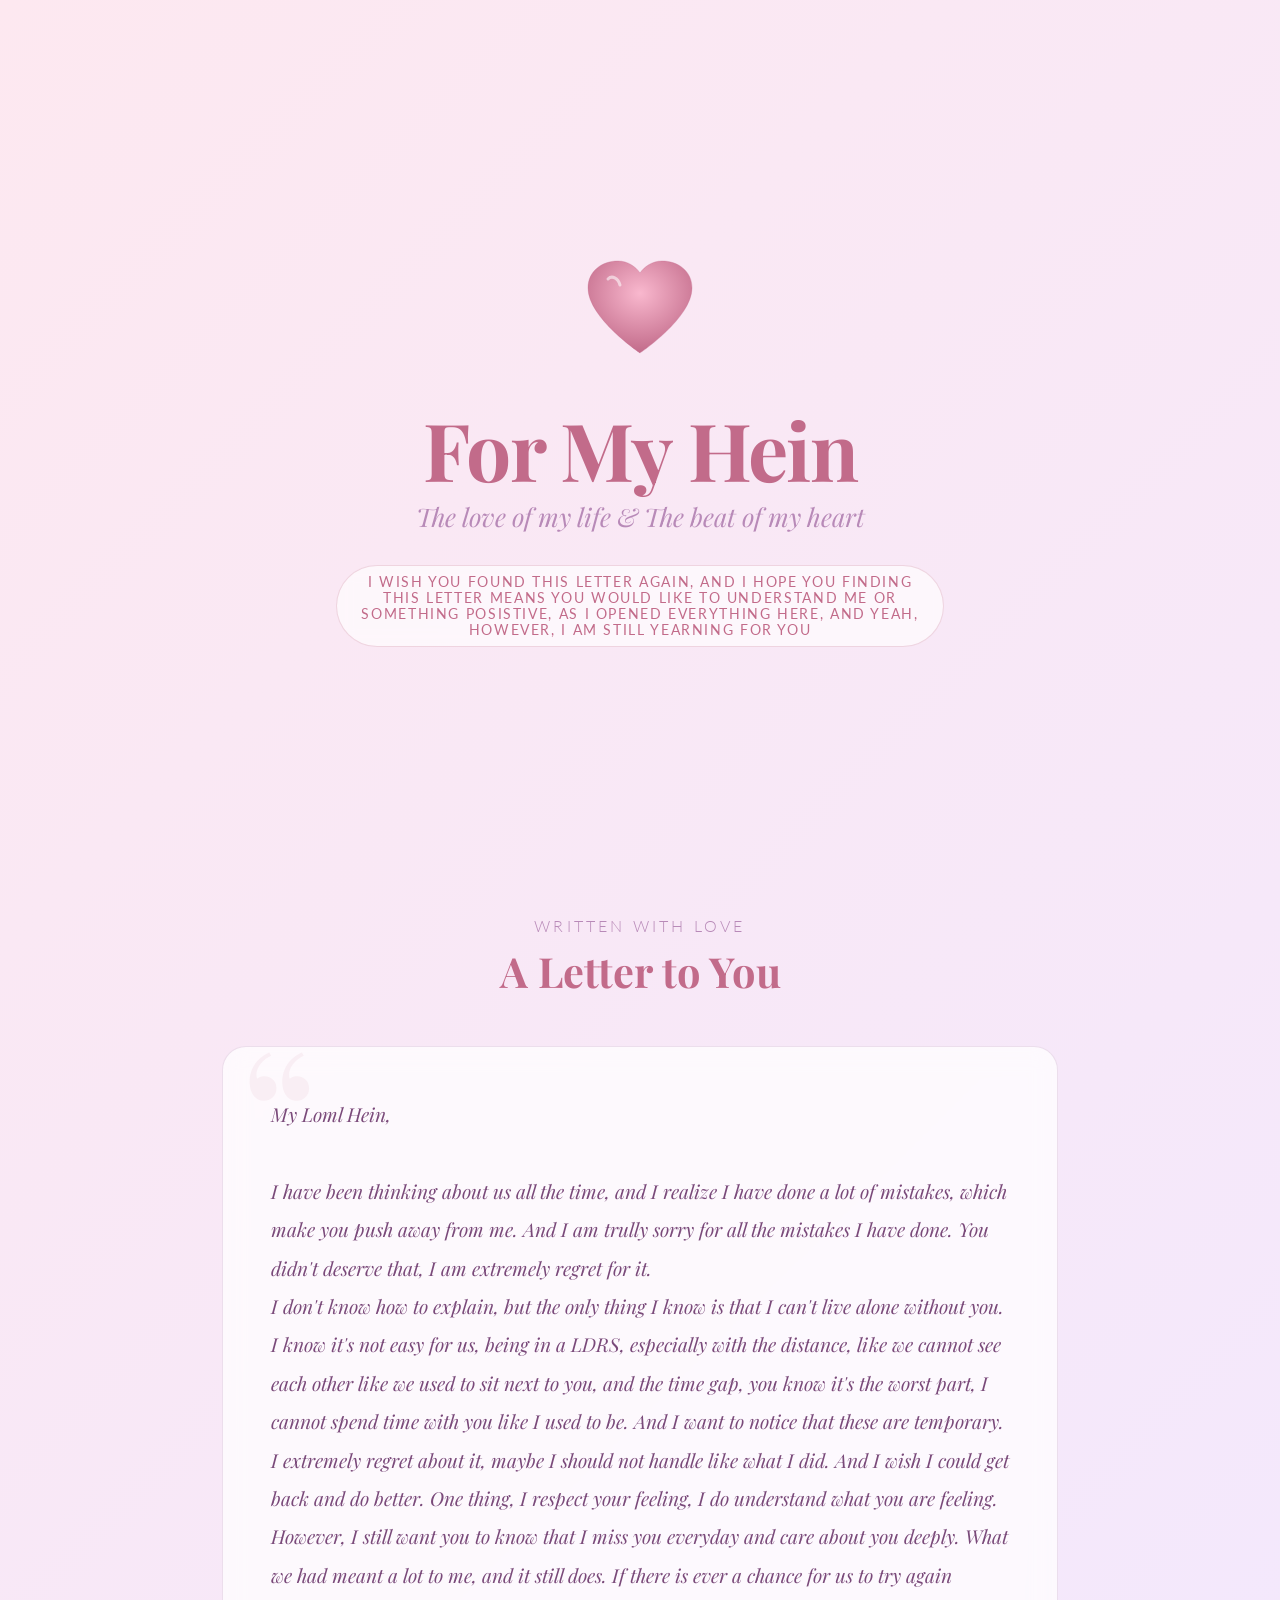
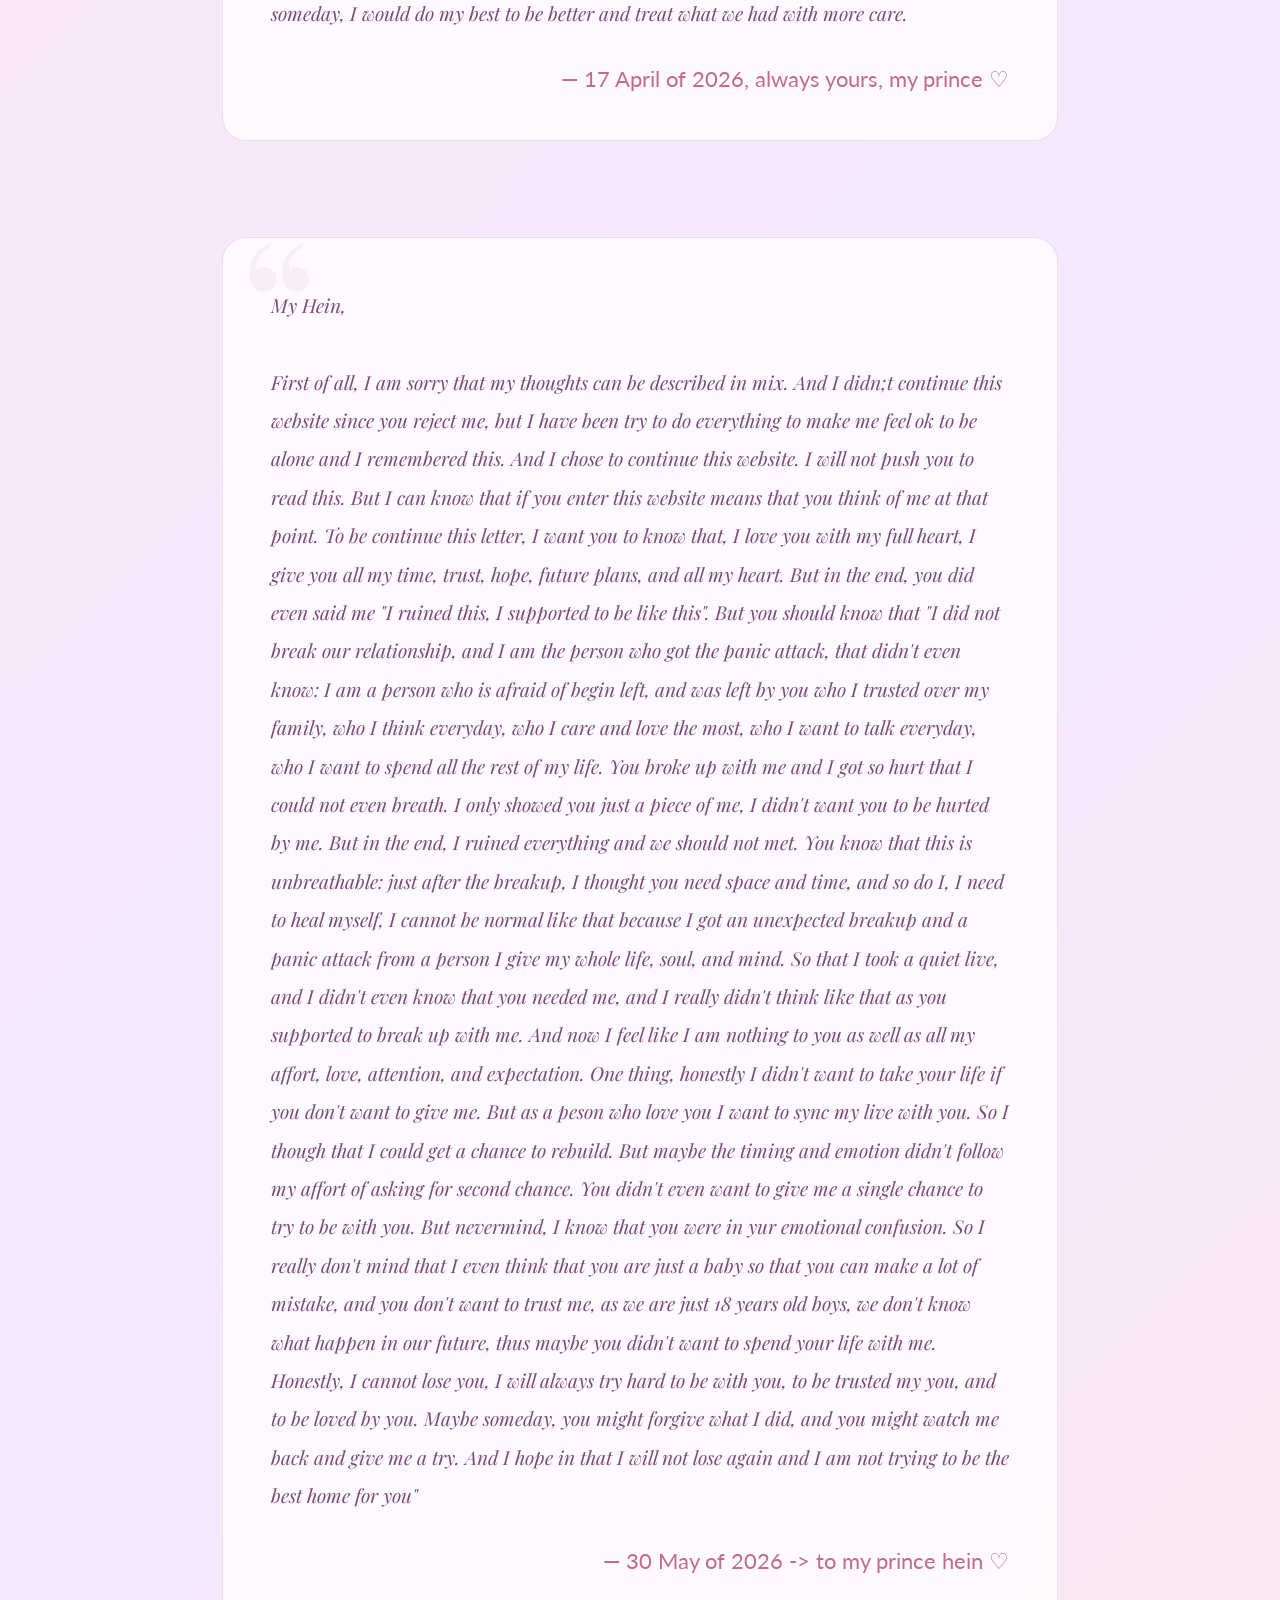
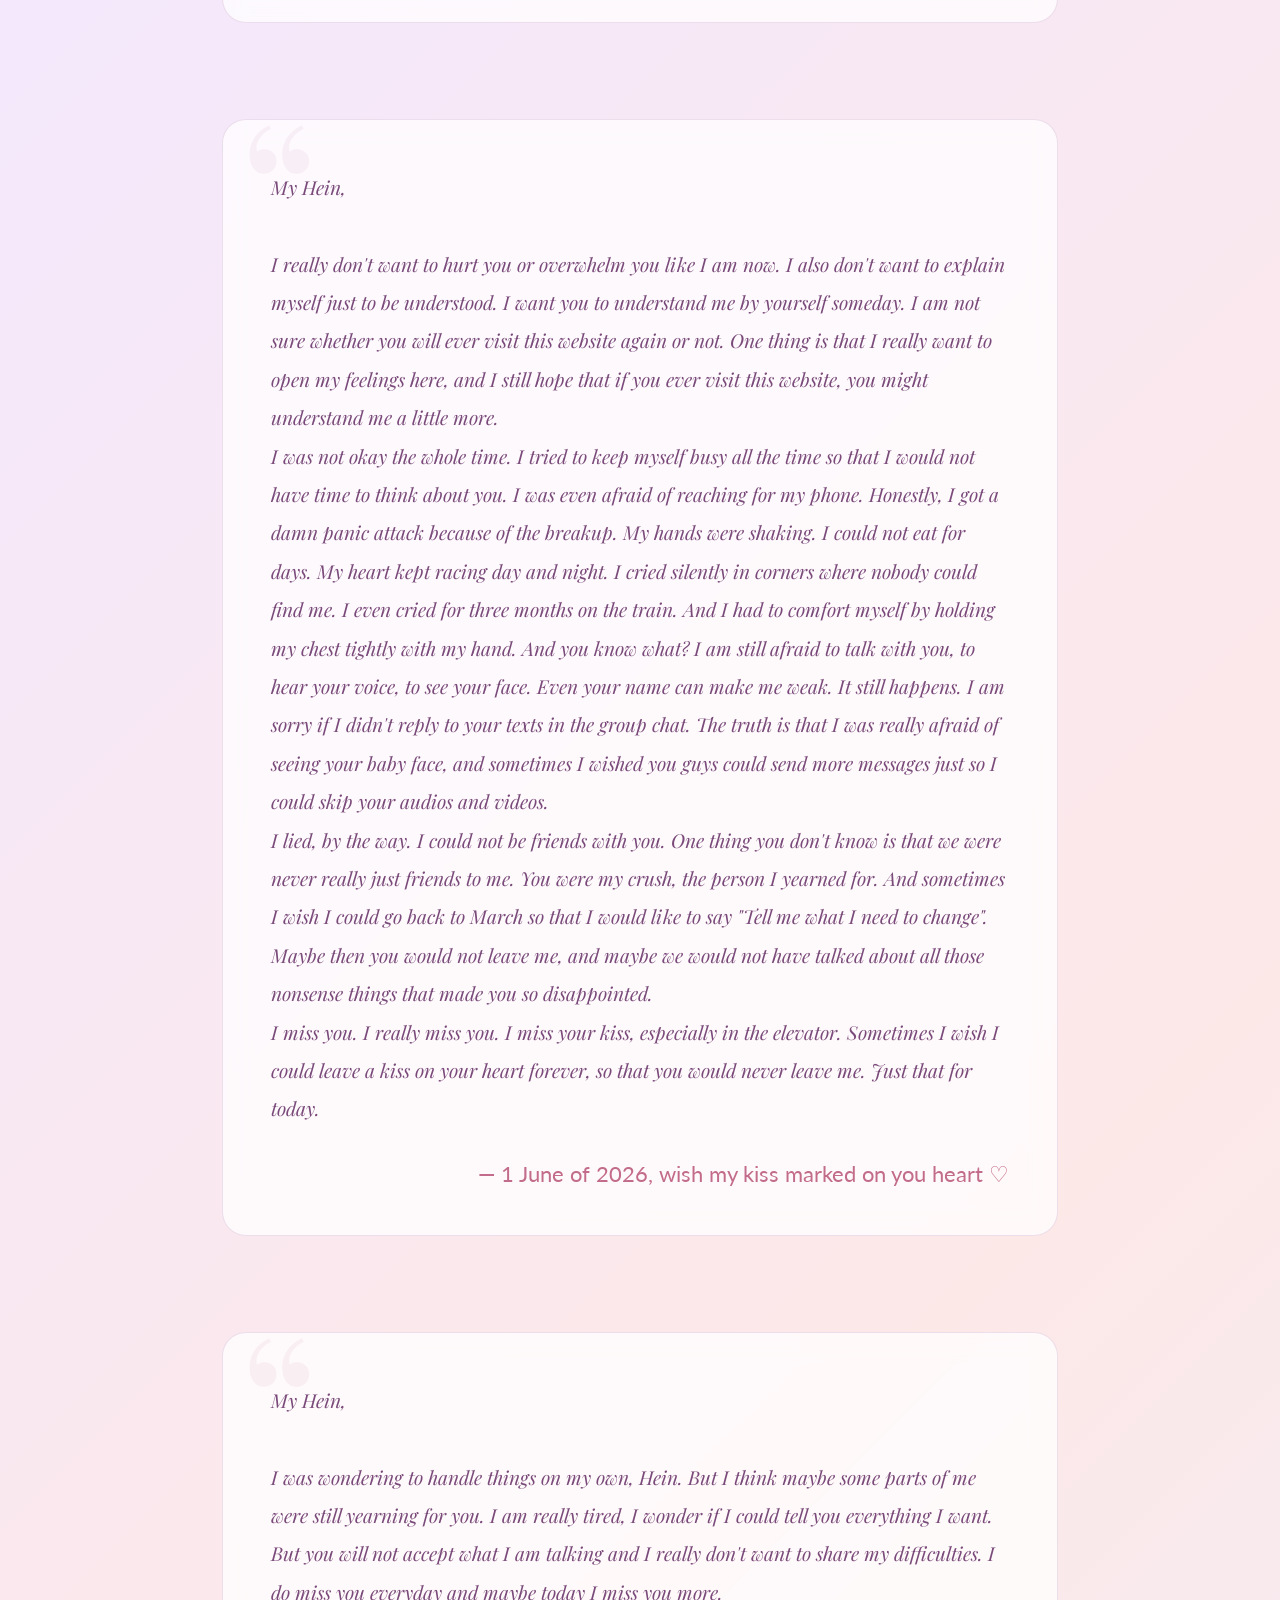
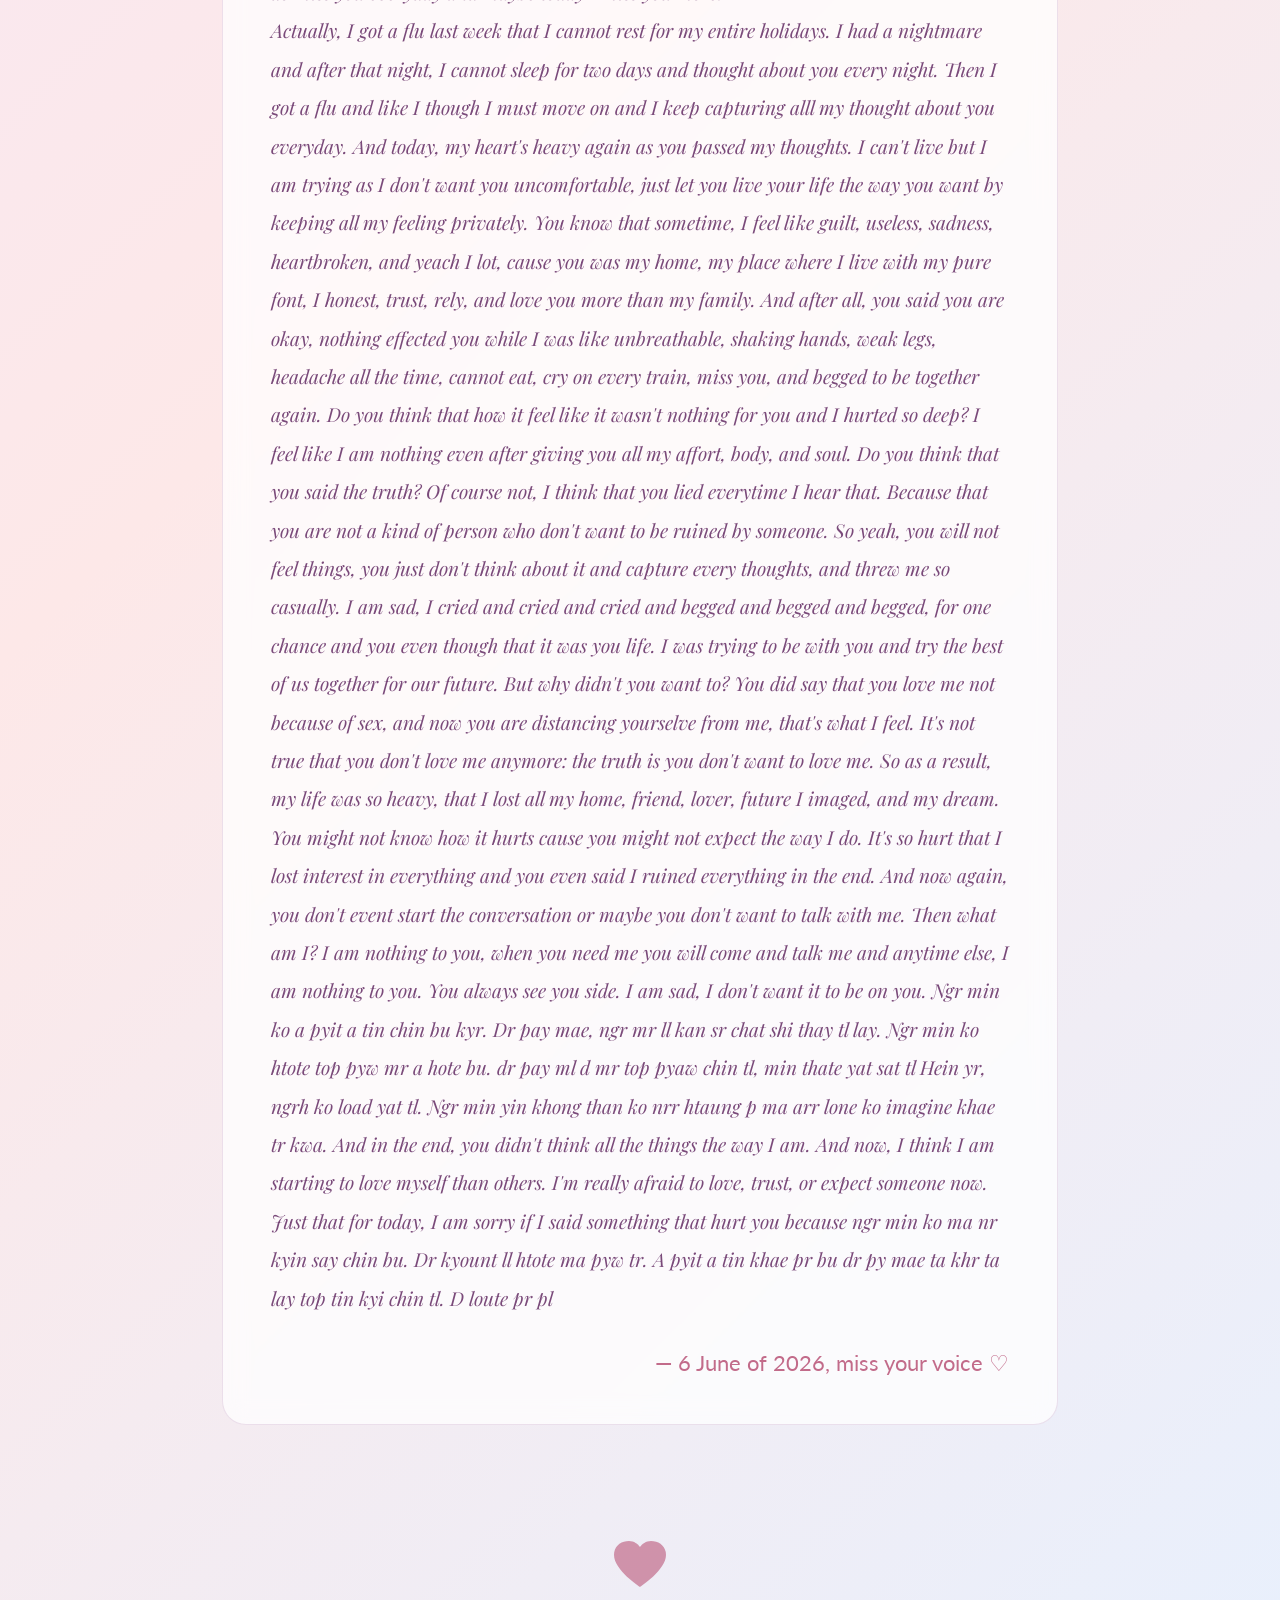
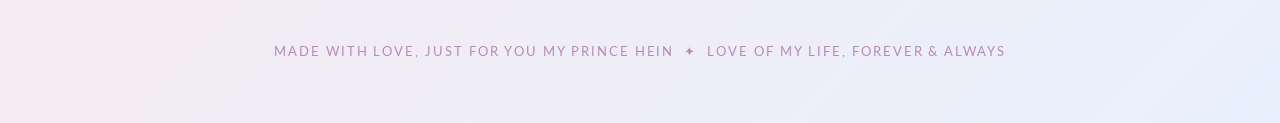
<file: index.html>
<!doctype html>
<html lang="en">
  <head>
    <meta charset="UTF-8" />
    <meta name="viewport" content="width=device-width, initial-scale=1.0" />
    <title>For My Loml</title>
    <link
      href="https://fonts.googleapis.com/css2?family=Playfair+Display:ital,wght@0,400;0,700;1,400&family=Lato:wght@300;400&display=swap"
      rel="stylesheet"
    />
    <link rel="stylesheet" href="style.css" />
  </head>
  <body>
    <!-- Floating hearts -->
    <div class="hearts-bg" id="heartsBg"></div>

    <div class="page">
      <!-- HERO -->
      <div class="hero">
        <div class="hero-heart">
          <svg viewBox="0 0 120 110" xmlns="http://www.w3.org/2000/svg">
            <defs>
              <radialGradient id="hg" cx="50%" cy="35%" r="65%">
                <stop offset="0%" stop-color="#f9b8ce" />
                <stop offset="100%" stop-color="#c26b8a" />
              </radialGradient>
            </defs>
            <path
              d="M60 100 C60 100 8 65 8 35 C8 18 22 8 38 8 C48 8 56 14 60 20 C64 14 72 8 82 8 C98 8 112 18 112 35 C112 65 60 100 60 100Z"
              fill="url(#hg)"
              stroke="rgba(194,107,138,0.3)"
              stroke-width="1"
            />
            <path
              d="M40 32 C38 25 32 22 28 26"
              stroke="rgba(255,255,255,0.55)"
              stroke-width="3"
              stroke-linecap="round"
              fill="none"
            />
          </svg>
        </div>
        <h1>For My Hein</h1>
        <h2>The love of my life &amp; The beat of my heart</h2>
        <div class="date-badge">
          I wish you found this letter again, and I hope you finding this letter
          means you would like to understand me or something posistive, as I
          opened everything here, and yeah, however, I am still yearning for you
        </div>
      </div>

      <div class="section" style="padding-top: 1rem">
        <h2 class="section-title">
          <span>written with love</span>
          A Letter to You
        </h2>
        <div class="love-letter">
          <p>
            My Loml Hein,<br /><br />
            I have been thinking about us all the time, and I realize I have
            done a lot of mistakes, which make you push away from me. And I am
            trully sorry for all the mistakes I have done. You didn't deserve
            that, I am extremely regret for it.
            <br />
            I don't know how to explain, but the only thing I know is that I
            can't live alone without you. I know it's not easy for us, being in
            a LDRS, especially with the distance, like we cannot see each other
            like we used to sit next to you, and the time gap, you know it's the
            worst part, I cannot spend time with you like I used to be. And I
            want to notice that these are temporary.
            <br />
            I extremely regret about it, maybe I should not handle like what I
            did. And I wish I could get back and do better. One thing, I respect
            your feeling, I do understand what you are feeling. However, I still
            want you to know that I miss you everyday and care about you deeply.
            What we had meant a lot to me, and it still does. If there is ever a
            chance for us to try again someday, I would do my best to be better
            and treat what we had with more care.
          </p>
          <div class="signature">
            — 17 April of 2026, always yours, my prince ♡
          </div>
        </div>
      </div>

      <div class="section" style="padding-top: 1rem">
        <div class="love-letter">
          <p>
            My Hein,<br /><br />
            First of all, I am sorry that my thoughts can be described in mix.
            And I didn;t continue this website since you reject me, but I have
            been try to do everything to make me feel ok to be alone and I
            remembered this. And I chose to continue this website. I will not
            push you to read this. But I can know that if you enter this website
            means that you think of me at that point. To be continue this
            letter, I want you to know that, I love you with my full heart, I
            give you all my time, trust, hope, future plans, and all my heart.
            But in the end, you did even said me "I ruined this, I supported to
            be like this". But you should know that "I did not break our
            relationship, and I am the person who got the panic attack, that
            didn't even know: I am a person who is afraid of begin left, and was
            left by you who I trusted over my family, who I think everyday, who
            I care and love the most, who I want to talk everyday, who I want to
            spend all the rest of my life. You broke up with me and I got so
            hurt that I could not even breath. I only showed you just a piece of
            me, I didn't want you to be hurted by me. But in the end, I ruined
            everything and we should not met. You know that this is
            unbreathable: just after the breakup, I thought you need space and
            time, and so do I, I need to heal myself, I cannot be normal like
            that because I got an unexpected breakup and a panic attack from a
            person I give my whole life, soul, and mind. So that I took a quiet
            live, and I didn't even know that you needed me, and I really didn't
            think like that as you supported to break up with me. And now I feel
            like I am nothing to you as well as all my affort, love, attention,
            and expectation. One thing, honestly I didn't want to take your life
            if you don't want to give me. But as a peson who love you I want to
            sync my live with you. So I though that I could get a chance to
            rebuild. But maybe the timing and emotion didn't follow my affort of
            asking for second chance. You didn't even want to give me a single
            chance to try to be with you. But nevermind, I know that you were in
            yur emotional confusion. So I really don't mind that I even think
            that you are just a baby so that you can make a lot of mistake, and
            you don't want to trust me, as we are just 18 years old boys, we
            don't know what happen in our future, thus maybe you didn't want to
            spend your life with me. Honestly, I cannot lose you, I will always
            try hard to be with you, to be trusted my you, and to be loved by
            you. Maybe someday, you might forgive what I did, and you might
            watch me back and give me a try. And I hope in that I will not lose
            again and I am not trying to be the best home for you"
          </p>
          <div class="signature">— 30 May of 2026 -> to my prince hein ♡</div>
        </div>
      </div>

      <div class="section" style="padding-top: 1rem">
        <div class="love-letter">
          <p>
            My Hein,<br /><br />

            I really don't want to hurt you or overwhelm you like I am now. I
            also don't want to explain myself just to be understood. I want you
            to understand me by yourself someday. I am not sure whether you will
            ever visit this website again or not. One thing is that I really
            want to open my feelings here, and I still hope that if you ever
            visit this website, you might understand me a little more.

            <br />

            I was not okay the whole time. I tried to keep myself busy all the
            time so that I would not have time to think about you. I was even
            afraid of reaching for my phone. Honestly, I got a damn panic attack
            because of the breakup. My hands were shaking. I could not eat for
            days. My heart kept racing day and night. I cried silently in
            corners where nobody could find me. I even cried for three months on
            the train. And I had to comfort myself by holding my chest tightly
            with my hand. And you know what? I am still afraid to talk with you,
            to hear your voice, to see your face. Even your name can make me
            weak. It still happens. I am sorry if I didn't reply to your texts
            in the group chat. The truth is that I was really afraid of seeing
            your baby face, and sometimes I wished you guys could send more
            messages just so I could skip your audios and videos.

            <br />

            I lied, by the way. I could not be friends with you. One thing you
            don't know is that we were never really just friends to me. You were
            my crush, the person I yearned for. And sometimes I wish I could go
            back to March so that I would like to say "Tell me what I need to
            change". Maybe then you would not leave me, and maybe we would not
            have talked about all those nonsense things that made you so
            disappointed.

            <br />

            I miss you. I really miss you. I miss your kiss, especially in the
            elevator. Sometimes I wish I could leave a kiss on your heart
            forever, so that you would never leave me. Just that for today.
          </p>
          <div class="signature">
            — 1 June of 2026, wish my kiss marked on you heart ♡
          </div>
        </div>
      </div>

      <div class="section" style="padding-top: 1rem">
        <div class="love-letter">
          <p>
            My Hein,<br /><br />

            I was wondering to handle things on my own, Hein. But I think maybe
            some parts of me were still yearning for you. I am really tired, I
            wonder if I could tell you everything I want. But you will not
            accept what I am talking and I really don't want to share my
            difficulties. I do miss you everyday and maybe today I miss you
            more.
            <br />
            Actually, I got a flu last week that I cannot rest for my entire
            holidays. I had a nightmare and after that night, I cannot sleep for
            two days and thought about you every night. Then I got a flu and
            like I though I must move on and I keep capturing alll my thought
            about you everyday. And today, my heart's heavy again as you passed
            my thoughts. I can't live but I am trying as I don't want you
            uncomfortable, just let you live your life the way you want by
            keeping all my feeling privately. You know that sometime, I feel
            like guilt, useless, sadness, heartbroken, and yeach I lot, cause
            you was my home, my place where I live with my pure font, I honest,
            trust, rely, and love you more than my family. And after all, you
            said you are okay, nothing effected you while I was like
            unbreathable, shaking hands, weak legs, headache all the time,
            cannot eat, cry on every train, miss you, and begged to be together
            again. Do you think that how it feel like it wasn't nothing for you
            and I hurted so deep? I feel like I am nothing even after giving you
            all my affort, body, and soul. Do you think that you said the truth?
            Of course not, I think that you lied everytime I hear that. Because
            that you are not a kind of person who don't want to be ruined by
            someone. So yeah, you will not feel things, you just don't think
            about it and capture every thoughts, and threw me so casually. I am
            sad, I cried and cried and cried and begged and begged and begged,
            for one chance and you even though that it was you life. I was
            trying to be with you and try the best of us together for our
            future. But why didn't you want to? You did say that you love me not
            because of sex, and now you are distancing yourselve from me, that's
            what I feel. It's not true that you don't love me anymore: the truth
            is you don't want to love me. So as a result, my life was so heavy,
            that I lost all my home, friend, lover, future I imaged, and my
            dream. You might not know how it hurts cause you might not expect
            the way I do. It's so hurt that I lost interest in everything and
            you even said I ruined everything in the end. And now again, you
            don't event start the conversation or maybe you don't want to talk
            with me. Then what am I? I am nothing to you, when you need me you
            will come and talk me and anytime else, I am nothing to you. You
            always see you side. I am sad, I don't want it to be on you. Ngr min
            ko a pyit a tin chin bu kyr. Dr pay mae, ngr mr ll kan sr chat shi
            thay tl lay. Ngr min ko htote top pyw mr a hote bu. dr pay ml d mr
            top pyaw chin tl, min thate yat sat tl Hein yr, ngrh ko load yat tl.
            Ngr min yin khong than ko nrr htaung p ma arr lone ko imagine khae
            tr kwa. And in the end, you didn't think all the things the way I
            am. And now, I think I am starting to love myself than others. I'm
            really afraid to love, trust, or expect someone now. Just that for
            today, I am sorry if I said something that hurt you because ngr min
            ko ma nr kyin say chin bu. Dr kyount ll htote ma pyw tr. A pyit a
            tin khae pr bu dr py mae ta khr ta lay top tin kyi chin tl. D loute
            pr pl
          </p>
          <div class="signature">— 6 June of 2026, miss your voice ♡</div>
        </div>
      </div>

      <div style="text-align: center; padding: 2rem 0 0">
        <svg
          width="60"
          height="55"
          viewBox="0 0 60 55"
          xmlns="http://www.w3.org/2000/svg"
          style="
            animation: heartbeat 1.5s ease-in-out infinite;
            display: inline-block;
          "
        >
          <path
            d="M30 50 C30 50 4 33 4 18 C4 9 11 4 19 4 C24 4 28 7 30 10 C32 7 36 4 41 4 C49 4 56 9 56 18 C56 33 30 50 30 50Z"
            fill="#c26b8a"
            opacity="0.7"
          />
        </svg>
      </div>

      <footer>
        Made with love, just for you my prince Hein &nbsp;✦&nbsp; Love of my
        Life, forever &amp; always
      </footer>
    </div>

    <script src="script.js"></script>
  </body>
</html>
</file>
<file: style.css>
* {
  margin: 0;
  padding: 0;
  box-sizing: border-box;
}

body {
  background: linear-gradient(
    135deg,
    #fde8f0 0%,
    #f3e8fd 40%,
    #fde8e8 70%,
    #e8f0fd 100%
  );
  font-family: "Lato", sans-serif;
  min-height: 100vh;
  overflow-x: hidden;
  color: #5a3a5a;
}

.hearts-bg {
  position: fixed;
  top: 0;
  left: 0;
  width: 100%;
  height: 100%;
  pointer-events: none;
  z-index: 0;
  overflow: hidden;
}
.heart-float {
  position: absolute;
  bottom: -50px;
  animation: floatUp linear infinite;
  opacity: 0;
  font-size: 20px;
  filter: blur(0.3px);
}
@keyframes floatUp {
  0% {
    transform: translateY(0) rotate(-10deg) scale(0.8);
    opacity: 0;
  }
  10% {
    opacity: 0.5;
  }
  90% {
    opacity: 0.3;
  }
  100% {
    transform: translateY(-110vh) rotate(10deg) scale(1.2);
    opacity: 0;
  }
}

.page {
  position: relative;
  z-index: 1;
}

.hero {
  height: 100vh;
  display: flex;
  flex-direction: column;
  align-items: center;
  justify-content: center;
  text-align: center;
  padding: 3rem 2rem;
}

.hero-heart {
  width: 120px;
  height: 120px;
  margin: 0 auto 2rem;
  animation: heartbeat 1.5s ease-in-out infinite;
}
@keyframes heartbeat {
  0%,
  100% {
    transform: scale(1);
  }
  14% {
    transform: scale(1.18);
  }
  28% {
    transform: scale(1);
  }
  42% {
    transform: scale(1.12);
  }
  56% {
    transform: scale(1);
  }
}

.hero h1 {
  font-family: "Playfair Display", serif;
  font-size: clamp(2.8rem, 8vw, 5rem);
  font-weight: 700;
  color: #c26b8a;
  letter-spacing: -0.02em;
  line-height: 1.1;
  margin-bottom: 0.4rem;
  animation: fadeSlideUp 1.2s ease both;
}
.hero h2 {
  font-family: "Playfair Display", serif;
  font-size: clamp(1.1rem, 3vw, 1.6rem);
  font-weight: 400;
  font-style: italic;
  color: #b88ab8;
  animation: fadeSlideUp 1.2s 0.3s ease both;
  opacity: 0;
}
.hero .date-badge {
  margin-top: 2rem;
  display: inline-block;
  padding: 0.5rem 1.5rem;
  background: rgba(255, 255, 255, 0.65);
  backdrop-filter: blur(8px);
  border: 1px solid rgba(194, 107, 138, 0.25);
  border-radius: 99px;
  font-size: 0.85rem;
  letter-spacing: 0.12em;
  text-transform: uppercase;
  color: #c26b8a;
  animation: fadeSlideUp 1.2s 0.6s ease both;
  opacity: 0;
  width: 50%;
}
@keyframes fadeSlideUp {
  from {
    opacity: 0;
    transform: translateY(24px);
  }
  to {
    opacity: 1;
    transform: translateY(0);
  }
}

.section {
  max-width: 900px;
  margin: 0 auto;
  padding: 5rem 2rem;
}
.section-title {
  font-family: "Playfair Display", serif;
  font-size: clamp(1.8rem, 4vw, 2.6rem);
  color: #c26b8a;
  text-align: center;
  margin-bottom: 3rem;
}
.section-title span {
  display: block;
  font-size: 1rem;
  font-family: "Lato", sans-serif;
  font-weight: 300;
  letter-spacing: 0.2em;
  text-transform: uppercase;
  color: #b88ab8;
  margin-bottom: 0.5rem;
}

.love-letter {
  background: rgba(255, 255, 255, 0.75);
  backdrop-filter: blur(12px);
  border: 1px solid rgba(184, 138, 184, 0.25);
  border-radius: 24px;
  padding: 3rem;
  position: relative;
  overflow: hidden;
}
.love-letter::before {
  content: "\201C";
  font-family: "Playfair Display", serif;
  font-size: 12rem;
  color: rgba(194, 107, 138, 0.08);
  position: absolute;
  top: -2rem;
  left: 1rem;
  line-height: 1;
  pointer-events: none;
}
.love-letter p {
  font-family: "Playfair Display", serif;
  font-size: clamp(1rem, 2.5vw, 1.2rem);
  font-style: italic;
  line-height: 2;
  color: #7a4a7a;
  position: relative;
  z-index: 1;
}
.love-letter .signature {
  margin-top: 2rem;
  text-align: right;
  font-size: 1.4rem;
  color: #c26b8a;
  font-style: normal;
}

/* Big heart SVG decoration */
.heart-divider {
  text-align: center;
  margin: 1rem 0;
  opacity: 0.35;
}

/* Sparkle section */
.sparkle-row {
  display: flex;
  align-items: center;
  justify-content: center;
  gap: 1rem;
  padding: 3rem 2rem;
  font-family: "Playfair Display", serif;
  font-size: clamp(1.1rem, 3vw, 1.5rem);
  color: #c26b8a;
  text-align: center;
  font-style: italic;
  flex-wrap: wrap;
}

footer {
  text-align: center;
  padding: 3rem 2rem 4rem;
  font-size: 0.82rem;
  letter-spacing: 0.15em;
  text-transform: uppercase;
  color: #b88ab8;
}

.upload-hint {
  text-align: center;
  font-size: 0.82rem;
  color: #b88ab8;
  margin-bottom: 2rem;
  letter-spacing: 0.05em;
}

@media (max-width: 768px) {
  .hero {
    padding: 2.5rem 1.25rem;
  }
  .hero-heart {
    width: 90px;
    height: 90px;
    margin-bottom: 1.5rem;
  }
  .hero h1 {
    font-size: 3.2rem;
  }
  .hero h2 {
    font-size: 1.15rem;
  }
  .hero .date-badge {
    font-size: 0.75rem;
    padding: 0.45rem 1.2rem;
    margin-top: 1.5rem;
  }

  .section {
    padding: 3.5rem 1.5rem;
  }
  .section-title {
    font-size: 2rem;
    margin-bottom: 2rem;
  }
  .section-title span {
    font-size: 0.85rem;
  }

  .love-letter {
    padding: 2rem 1.5rem;
  }
  .love-letter::before {
    font-size: 8rem;
  }
  .love-letter p {
    font-size: 1.05rem;
    line-height: 1.9;
  }
  .love-letter .signature {
    font-size: 1.2rem;
  }

  .sparkle-row {
    font-size: 1.1rem;
    padding: 2rem 1.5rem;
    gap: 0.75rem;
  }
  .upload-hint {
    font-size: 0.78rem;
  }
  footer {
    padding: 2rem 1.5rem 3rem;
    font-size: 0.75rem;
  }
}

/* =====================
     MOBILE  (≤ 480px)
  ===================== */
@media (max-width: 480px) {
  .hero {
    padding: 2rem 1rem;
  }
  .hero-heart {
    width: 72px;
    height: 72px;
    margin-bottom: 1.25rem;
  }
  .hero h1 {
    font-size: 2.4rem;
  }
  .hero h2 {
    font-size: 0.95rem;
  }
  .hero .date-badge {
    font-size: 0.68rem;
    padding: 0.4rem 1rem;
    margin-top: 1.2rem;
  }

  .section {
    padding: 2.5rem 1rem;
  }
  .section-title {
    font-size: 1.6rem;
    margin-bottom: 1.5rem;
  }
  .section-title span {
    font-size: 0.75rem;
  }

  .love-letter {
    padding: 1.5rem 1.25rem;
    border-radius: 16px;
  }
  .love-letter::before {
    font-size: 5rem;
    top: -1rem;
  }
  .love-letter p {
    font-size: 0.95rem;
    line-height: 1.85;
  }
  .love-letter .signature {
    font-size: 1.05rem;
    margin-top: 1.5rem;
  }

  .sparkle-row {
    font-size: 0.95rem;
    padding: 1.5rem 1rem;
    gap: 0.5rem;
  }
  .sparkle-row svg {
    width: 20px;
    height: 18px;
  }
  .upload-hint {
    font-size: 0.75rem;
    margin-bottom: 1.25rem;
  }
  footer {
    padding: 1.5rem 1rem 2.5rem;
    font-size: 0.7rem;
  }
}
</file>
